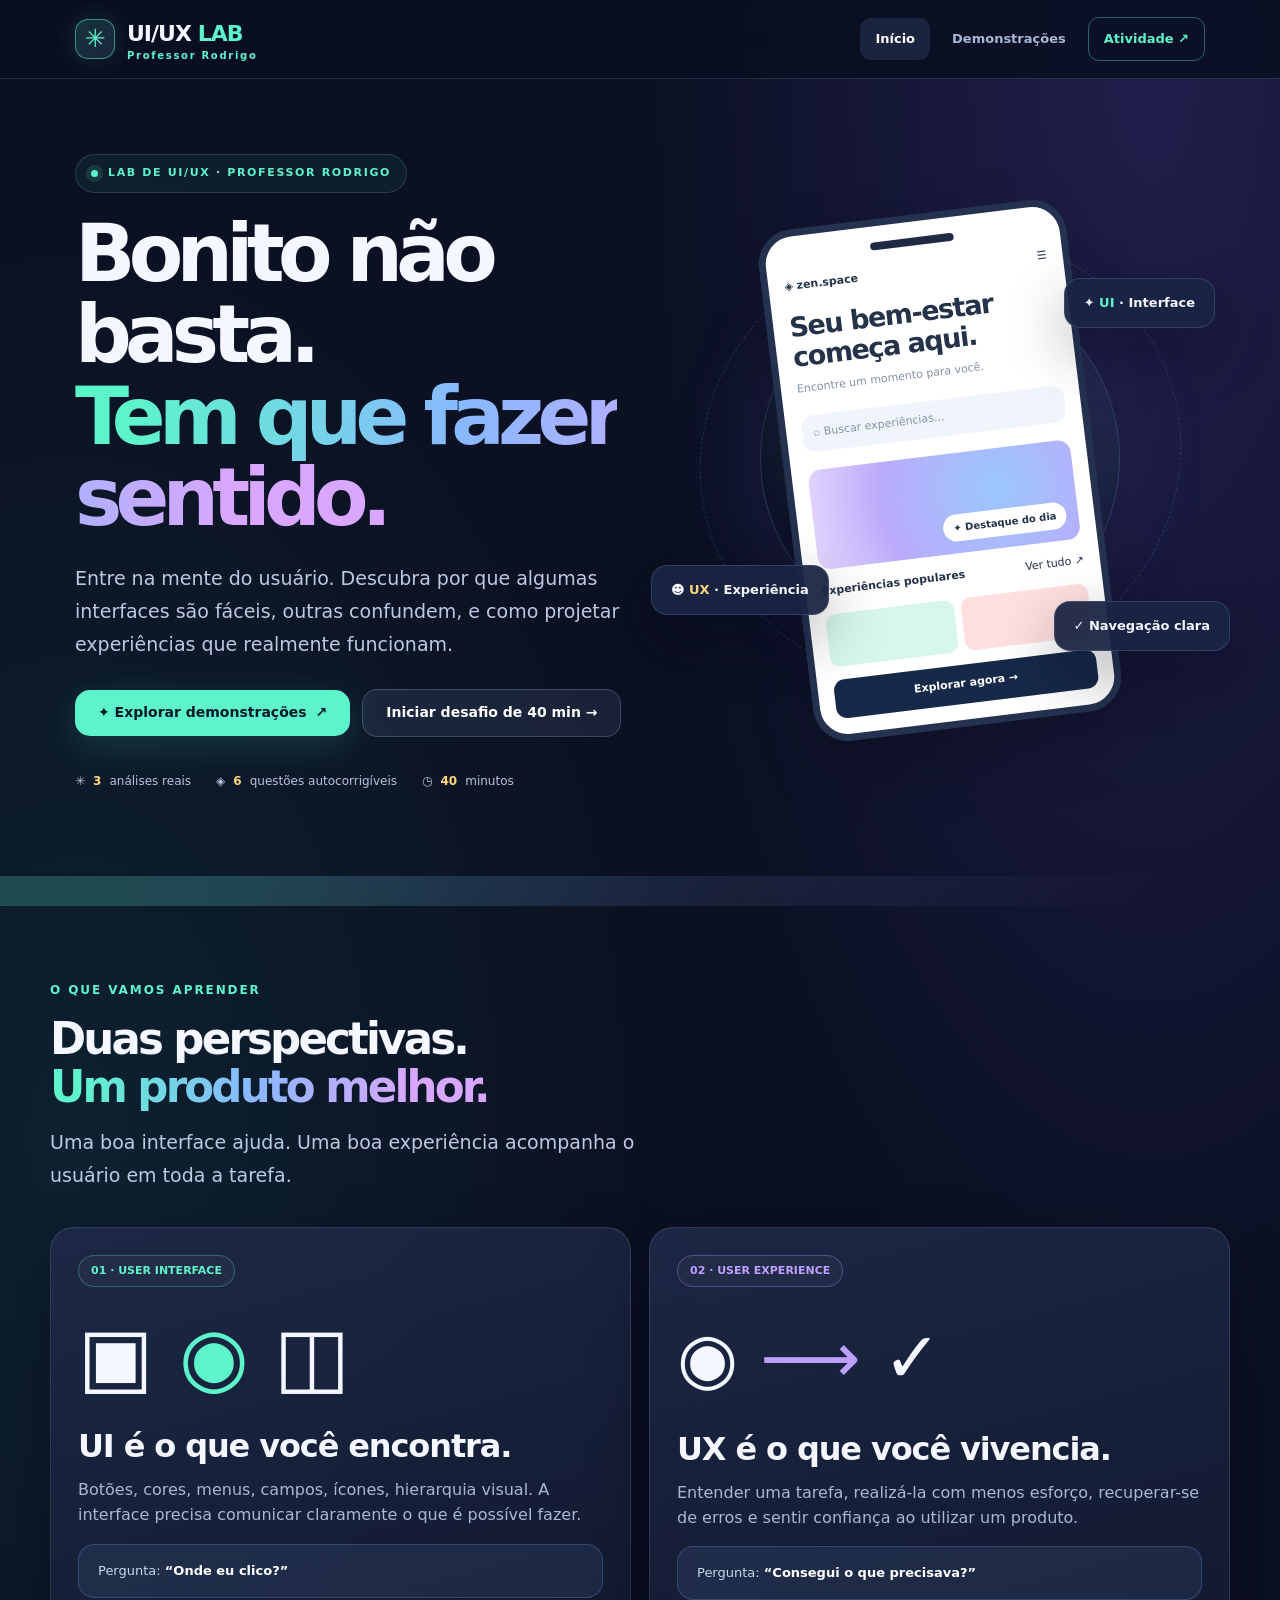
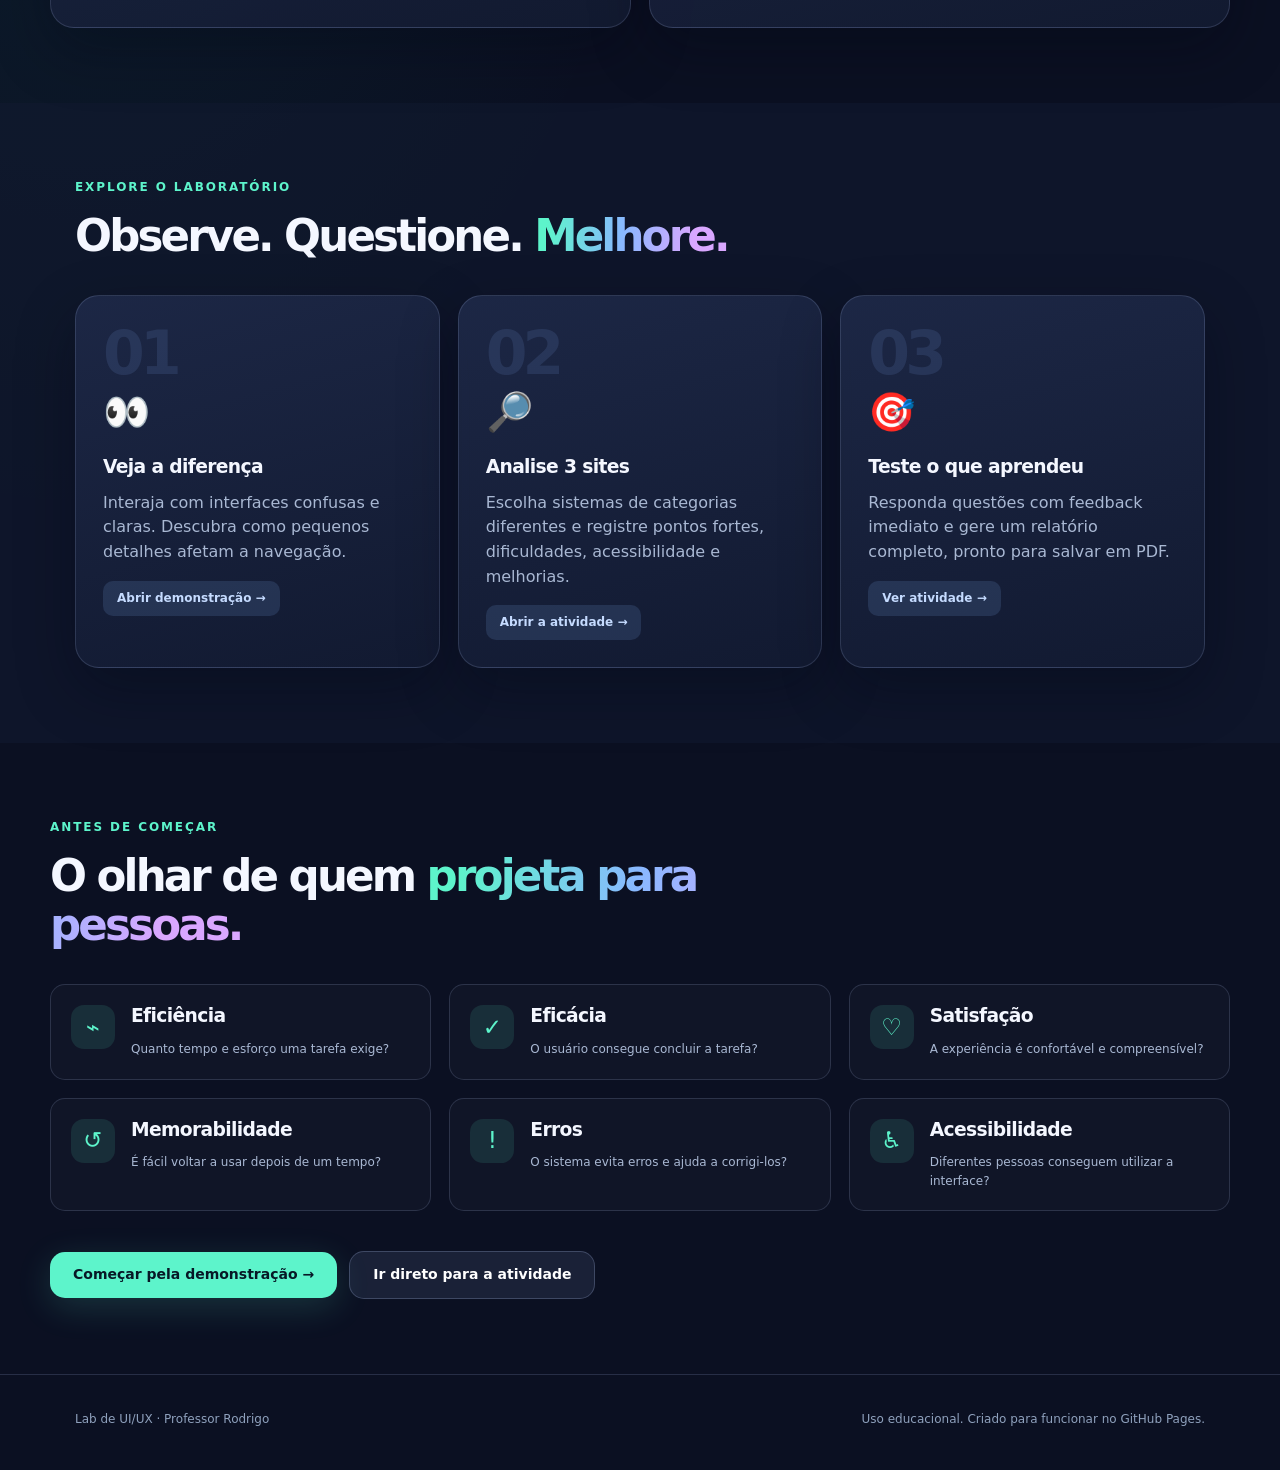
<file: index.html>
<!DOCTYPE html><html lang="pt-BR"><head><meta charset="UTF-8"><meta name="viewport" content="width=device-width, initial-scale=1"><meta name="theme-color" content="#0b1022"><meta name="description" content="Lab de UI/UX do Professor Rodrigo: demonstrações visuais, análise de interfaces e exercícios práticos de experiência do usuário."><title>Lab de UI/UX | Professor Rodrigo</title><link rel="icon" href="favicon.svg" type="image/svg+xml"><link rel="stylesheet" href="styles.css"></head><body>
<header class="topbar"><nav class="navbar wrap" aria-label="Navegação principal"><a class="brand" href="index.html"><span class="brand-mark" aria-hidden="true">✳</span><span>UI/UX<span style="color:var(--teal)"> LAB</span><small>Professor Rodrigo</small></span></a><div class="navlinks"><a href="index.html" aria-current="page">Início</a><a href="demonstracao.html">Demonstrações</a><a href="atividade.html" class="nav-cta">Atividade ↗</a></div></nav></header>
<main><section class="wrap hero"><div><div class="banner"><span class="pulse"></span> Lab de UI/UX · Professor Rodrigo</div><h1>Bonito não basta.<br><span class="grad-text">Tem que fazer sentido.</span></h1><p class="lead">Entre na mente do usuário. Descubra por que algumas interfaces são fáceis, outras confundem, e como projetar experiências que realmente funcionam.</p><div class="hero-actions"><a href="demonstracao.html" class="btn primary">✦ Explorar demonstrações <span aria-hidden="true">↗</span></a><a href="atividade.html" class="btn secondary">Iniciar desafio de 40 min →</a></div><div class="highlights"><span>✳ <b>3</b> análises reais</span><span>◈ <b>6</b> questões autocorrigíveis</span><span>◷ <b>40</b> minutos</span></div></div>
<div class="visual-globe" aria-label="Ilustração de interface de aplicativo, com elementos de design e experiência"><div class="orb"></div><div class="orbit"></div><div class="hero-ui phone"><div class="notch"></div><div class="mini-top"><span>◈ zen.space</span><span>☰</span></div><div class="mini-title">Seu bem-estar<br>começa aqui.</div><div class="mini-sub">Encontre um momento para você.</div><div class="mini-search">⌕ Buscar experiências...</div><div class="mini-color"><div class="mini-pill">✦ Destaque do dia</div></div><div class="mini-row"><b>Experiências populares</b><span>Ver tudo ↗</span></div><div style="display:grid;grid-template-columns:1fr 1fr;gap:7px"><div style="height:53px;background:#d7f7ed;border-radius:10px"></div><div style="height:53px;background:#ffdfdf;border-radius:10px"></div></div><div class="mini-btn" style="margin-top:13px">Explorar agora →</div></div><div class="floating-tag tag-one">✦ <span style="color:var(--teal)">UI</span> · Interface</div><div class="floating-tag tag-two">☻ <span style="color:var(--gold)">UX</span> · Experiência</div><div class="floating-tag tag-three">✓ Navegação clara</div></div></section>
<div class="wave-decoration"></div>
<section class="section wrap" id="conceitos"><div class="section-head"><div class="eyebrow">O que vamos aprender</div><h2>Duas perspectivas.<br><span class="grad-text">Um produto melhor.</span></h2><p class="lead">Uma boa interface ajuda. Uma boa experiência acompanha o usuário em toda a tarefa.</p></div><div class="cards2"><article class="panel pad"><div class="pill teal">01 · USER INTERFACE</div><div style="font-size:80px;line-height:1.2;margin:22px 0">▣ <span style="color:var(--teal)">◉</span> ◫</div><h3 style="font-size:32px">UI é o que você encontra.</h3><p class="muted">Botões, cores, menus, campos, ícones, hierarquia visual. A interface precisa comunicar claramente o que é possível fazer.</p><div class="note">Pergunta: <strong>“Onde eu clico?”</strong></div></article><article class="panel pad"><div class="pill purple">02 · USER EXPERIENCE</div><div style="font-size:70px;line-height:1.35;margin:24px 0">◉ <span style="color:var(--purple)">⟶</span> ✓</div><h3 style="font-size:32px">UX é o que você vivencia.</h3><p class="muted">Entender uma tarefa, realizá-la com menos esforço, recuperar-se de erros e sentir confiança ao utilizar um produto.</p><div class="note">Pergunta: <strong>“Consegui o que precisava?”</strong></div></article></div></section>
<section class="section" style="background:rgba(18,26,48,.6)"><div class="wrap"><div class="section-head"><div class="eyebrow">Explore o laboratório</div><h2>Observe. Questione. <span class="grad-text">Melhore.</span></h2></div><div class="cards3"><div class="panel pad"><div class="cardnum">01</div><span class="feature-icon">👀</span><h3>Veja a diferença</h3><p class="muted">Interaja com interfaces confusas e claras. Descubra como pequenos detalhes afetam a navegação.</p><a href="demonstracao.html" class="btn soft sm">Abrir demonstração →</a></div><div class="panel pad"><div class="cardnum">02</div><span class="feature-icon">🔎</span><h3>Analise 3 sites</h3><p class="muted">Escolha sistemas de categorias diferentes e registre pontos fortes, dificuldades, acessibilidade e melhorias.</p><a href="atividade.html" class="btn soft sm">Abrir a atividade →</a></div><div class="panel pad"><div class="cardnum">03</div><span class="feature-icon">🎯</span><h3>Teste o que aprendeu</h3><p class="muted">Responda questões com feedback imediato e gere um relatório completo, pronto para salvar em PDF.</p><a href="atividade.html#quiz" class="btn soft sm">Ver atividade →</a></div></div></div></section>
<section class="section wrap"><div class="section-head"><div class="eyebrow">Antes de começar</div><h2>O olhar de quem <span class="grad-text">projeta para pessoas.</span></h2></div><div class="cards3"><div class="criterion"><div class="ci">⌁</div><div><h3>Eficiência</h3><p>Quanto tempo e esforço uma tarefa exige?</p></div></div><div class="criterion"><div class="ci">✓</div><div><h3>Eficácia</h3><p>O usuário consegue concluir a tarefa?</p></div></div><div class="criterion"><div class="ci">♡</div><div><h3>Satisfação</h3><p>A experiência é confortável e compreensível?</p></div></div><div class="criterion"><div class="ci">↺</div><div><h3>Memorabilidade</h3><p>É fácil voltar a usar depois de um tempo?</p></div></div><div class="criterion"><div class="ci">!</div><div><h3>Erros</h3><p>O sistema evita erros e ajuda a corrigi-los?</p></div></div><div class="criterion"><div class="ci">♿</div><div><h3>Acessibilidade</h3><p>Diferentes pessoas conseguem utilizar a interface?</p></div></div></div><div class="hero-actions" style="margin-top:40px"><a class="btn primary" href="demonstracao.html">Começar pela demonstração →</a><a class="btn secondary" href="atividade.html">Ir direto para a atividade</a></div></section></main>
<footer class="footer"><div class="wrap footer-grid"><span>Lab de UI/UX · Professor Rodrigo</span><span>Uso educacional. Criado para funcionar no GitHub Pages.</span></div></footer><script src="app.js" defer></script></body></html>
</file>
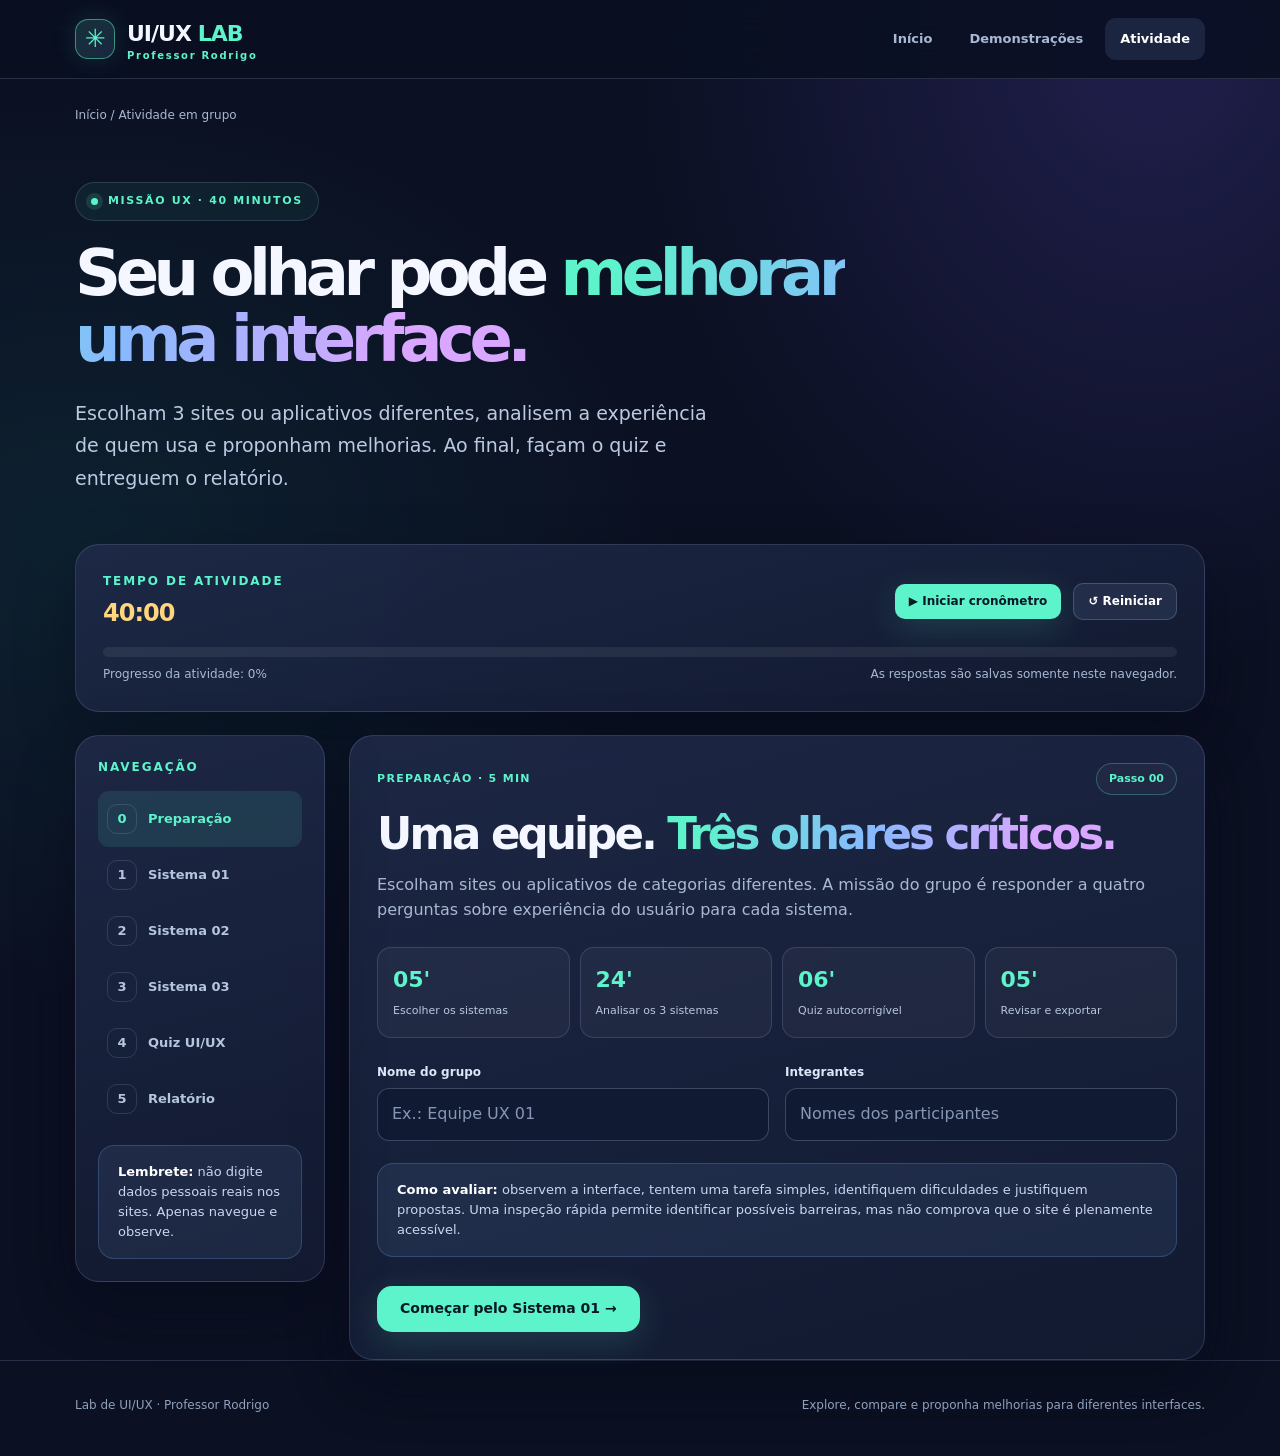
<file: atividade.html>
<!DOCTYPE html><html lang="pt-BR"><head><meta charset="UTF-8"><meta name="viewport" content="width=device-width, initial-scale=1"><meta name="theme-color" content="#0b1022"><meta name="description" content="Atividade de 40 minutos: avaliação de UI/UX de três sites e questões com autocorreção."><title>Desafio Interativo | Lab de UI/UX · Professor Rodrigo</title><link rel="icon" href="favicon.svg" type="image/svg+xml"><link rel="stylesheet" href="styles.css"></head><body data-page="activity">
<header class="topbar no-print"><nav class="navbar wrap" aria-label="Navegação principal"><a class="brand" href="index.html"><span class="brand-mark" aria-hidden="true">✳</span><span>UI/UX<span style="color:var(--teal)"> LAB</span><small>Professor Rodrigo</small></span></a><div class="navlinks"><a href="index.html">Início</a><a href="demonstracao.html">Demonstrações</a><a href="atividade.html" aria-current="page">Atividade</a></div></nav></header>
<main class="wrap no-print"><div class="breadcrumb">Início / Atividade em grupo</div><section class="page-hero"><div class="banner"><span class="pulse"></span> Missão UX · 40 minutos</div><h1>Seu olhar pode <span class="grad-text">melhorar uma interface.</span></h1><p class="lead">Escolham 3 sites ou aplicativos diferentes, analisem a experiência de quem usa e proponham melhorias. Ao final, façam o quiz e entreguem o relatório.</p></section>
<div class="panel pad" style="margin-bottom:23px"><div class="work-head"><div><div class="eyebrow" style="margin-bottom:5px">Tempo de atividade</div><div class="timer" id="countdown" aria-live="off">40:00</div></div><div class="btn-row" style="margin:0"><button class="btn primary sm" type="button" id="startTimer">▶ Iniciar cronômetro</button><button class="btn secondary sm" type="button" id="resetTimer">↺ Reiniciar</button></div></div><div style="margin:15px 0 8px" class="progress-shell"><div class="progress-fill" id="overallProgress"></div></div><div class="work-head"><span class="mini" id="overallProgressText">Progresso da atividade: 0%</span><span class="mini">As respostas são salvas somente neste navegador.</span></div></div>
<div class="activity-grid"><aside class="panel sidebar"><div class="eyebrow">Navegação</div><div id="stepLinks"><button type="button" data-step="0" class="side-step active"><span class="step-index">0</span> Preparação</button><button type="button" data-step="1" class="side-step"><span class="step-index">1</span> Sistema 01</button><button type="button" data-step="2" class="side-step"><span class="step-index">2</span> Sistema 02</button><button type="button" data-step="3" class="side-step"><span class="step-index">3</span> Sistema 03</button><button type="button" data-step="4" class="side-step"><span class="step-index">4</span> Quiz UI/UX</button><button type="button" data-step="5" class="side-step"><span class="step-index">5</span> Relatório</button></div><div class="note" style="margin-top:18px"><strong>Lembrete:</strong> não digite dados pessoais reais nos sites. Apenas navegue e observe.</div></aside>
<div><section class="panel pad activity-screen active" data-screen="0"><div class="site-top"><span class="eyecard">Preparação · 5 min</span><span class="pill teal">Passo 00</span></div><h2>Uma equipe. <span class="grad-text">Três olhares críticos.</span></h2><p class="muted">Escolham sites ou aplicativos de categorias diferentes. A missão do grupo é responder a quatro perguntas sobre experiência do usuário para cada sistema.</p><div class="timeline" style="margin:25px 0"><div class="time-cell"><b>05'</b><span>Escolher os sistemas</span></div><div class="time-cell"><b>24'</b><span>Analisar os 3 sistemas</span></div><div class="time-cell"><b>06'</b><span>Quiz autocorrigível</span></div><div class="time-cell"><b>05'</b><span>Revisar e exportar</span></div></div><div class="fieldrow"><div class="field"><label for="groupName">Nome do grupo</label><input id="groupName" data-save="groupName" maxlength="80" placeholder="Ex.: Equipe UX 01"></div><div class="field"><label for="members">Integrantes</label><input id="members" data-save="members" maxlength="300" placeholder="Nomes dos participantes"></div></div><div class="note" style="margin-top:22px"><strong>Como avaliar:</strong> observem a interface, tentem uma tarefa simples, identifiquem dificuldades e justifiquem propostas. Uma inspeção rápida permite identificar possíveis barreiras, mas não comprova que o site é plenamente acessível.</div><div class="btn-row"><button class="btn primary" type="button" data-next="1">Começar pelo Sistema 01 →</button></div></section>
<section class="panel pad activity-screen" data-screen="1" id="site1"></section><section class="panel pad activity-screen" data-screen="2" id="site2"></section><section class="panel pad activity-screen" data-screen="3" id="site3"></section>
<section class="panel pad activity-screen" data-screen="4" id="quiz"><div class="site-top"><span class="eyecard">Desafio de conhecimento · 6 min</span><span class="pill purple">06 questões</span></div><h2>Agora prove que <span class="grad-text">entendeu UI e UX.</span></h2><p class="muted">Marque a alternativa correta. Você recebe feedback e uma explicação a cada resposta. É uma revisão formativa, sem nota oficial.</p><div class="progress-shell" style="margin:23px 0"><div class="progress-fill" id="quizBar"></div></div><div class="work-head"><span class="pill" id="quizPos">Questão 1 de 6</span><span class="pill teal" id="quizScore">0 pontos</span></div><h3 id="quizQuestion" style="font-size:26px;margin:23px 0"></h3><div id="quizAnswers"></div><div id="quizFeedback" aria-live="polite"></div><div class="btn-row"><button class="btn primary hidden" type="button" id="nextQuiz">Próxima questão →</button><button class="btn secondary" type="button" data-next="5">Ver relatório →</button></div></section>
<section class="panel pad activity-screen" data-screen="5" id="reportScreen"><div class="site-top"><span class="eyecard">Entrega · 5 min</span><span class="pill teal">Missão concluída?</span></div><h2>Transforme observação <span class="grad-text">em proposta.</span></h2><p class="muted">Revise o que o grupo registrou e gere um relatório. É possível salvar diretamente como PDF pela opção de impressão do navegador.</p><div class="results-grid" style="margin:24px 0"><div class="result-stat"><strong id="resultSites">0/3</strong><small>Análises completas</small></div><div class="result-stat"><strong id="resultQuiz">0/6</strong><small>Acertos no quiz</small></div><div class="result-stat"><strong id="resultProgress">0%</strong><small>Progresso geral</small></div></div><div id="reportWarnings" class="warn-note"></div><div class="insight" style="margin-top:22px"><div><h3>O que deve aparecer no relatório?</h3><p class="mini">Nome e endereço de cada sistema, pontos positivos, dificuldades, acessibilidade e sugestões de melhoria.</p></div><div><h3>Como entregar?</h3><p class="mini">Salve em PDF e envie ao docente pelo canal combinado. Também é possível baixar uma cópia em TXT.</p></div></div><div class="btn-row"><button type="button" id="downloadTxt" class="btn secondary">↓ Baixar relatório TXT</button><button type="button" id="printReport" class="btn primary">▤ Imprimir / salvar em PDF</button></div><div class="btn-row"><button type="button" data-next="1" class="btn soft sm">← Revisar análises</button><button type="button" data-next="4" class="btn soft sm">Revisar quiz</button><button type="button" id="clearActivity" class="btn danger sm">Apagar respostas deste navegador</button></div><div class="note" style="margin-top:25px"><strong>Privacidade:</strong> o site não utiliza servidor, login ou banco de dados. Tudo o que for digitado fica salvo localmente no dispositivo até que os dados do navegador sejam apagados ou você use a opção acima. Ao usar computador compartilhado, apague os dados depois de exportar.</div></section></div></div></main>
<div class="print-report" id="printContent"></div><div class="toast" id="toast" role="status"></div><footer class="footer no-print"><div class="wrap footer-grid"><span>Lab de UI/UX · Professor Rodrigo</span><span>Explore, compare e proponha melhorias para diferentes interfaces.</span></div></footer><script src="app.js" defer></script></body></html>
</file>
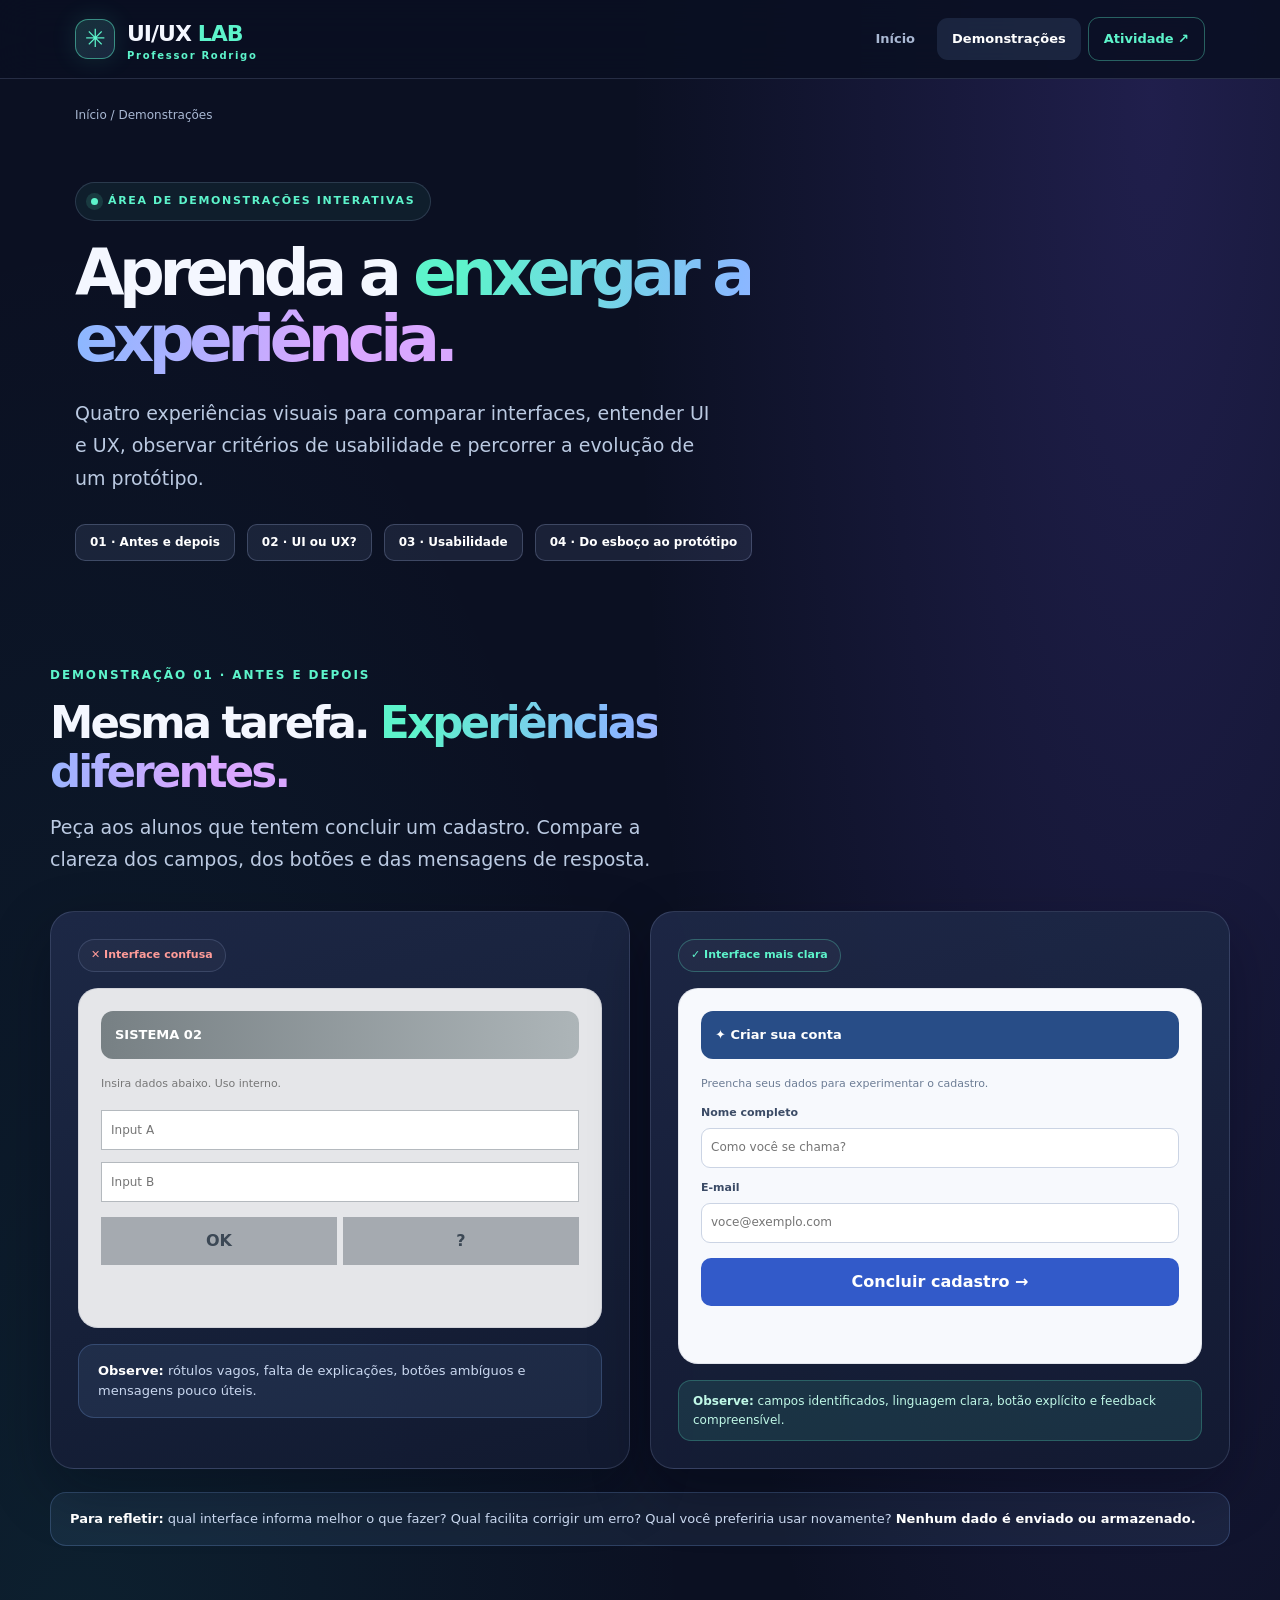
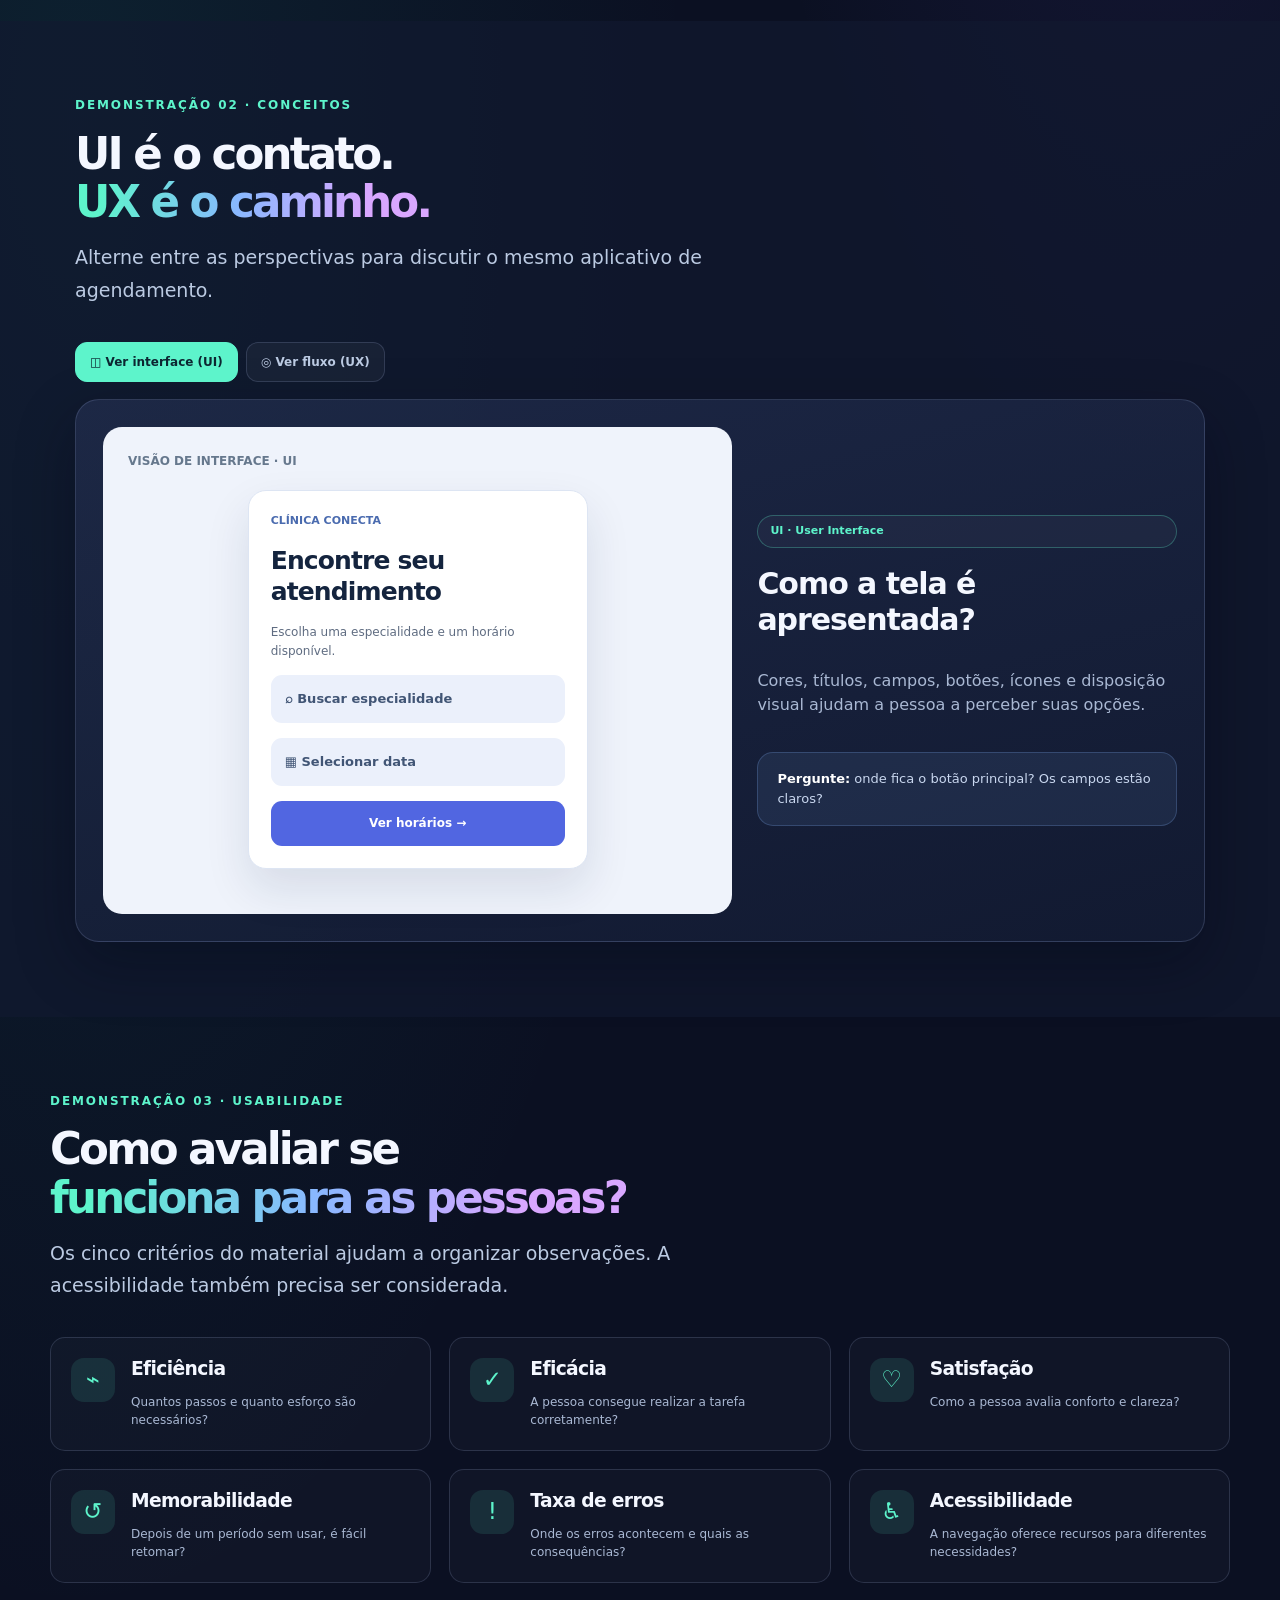
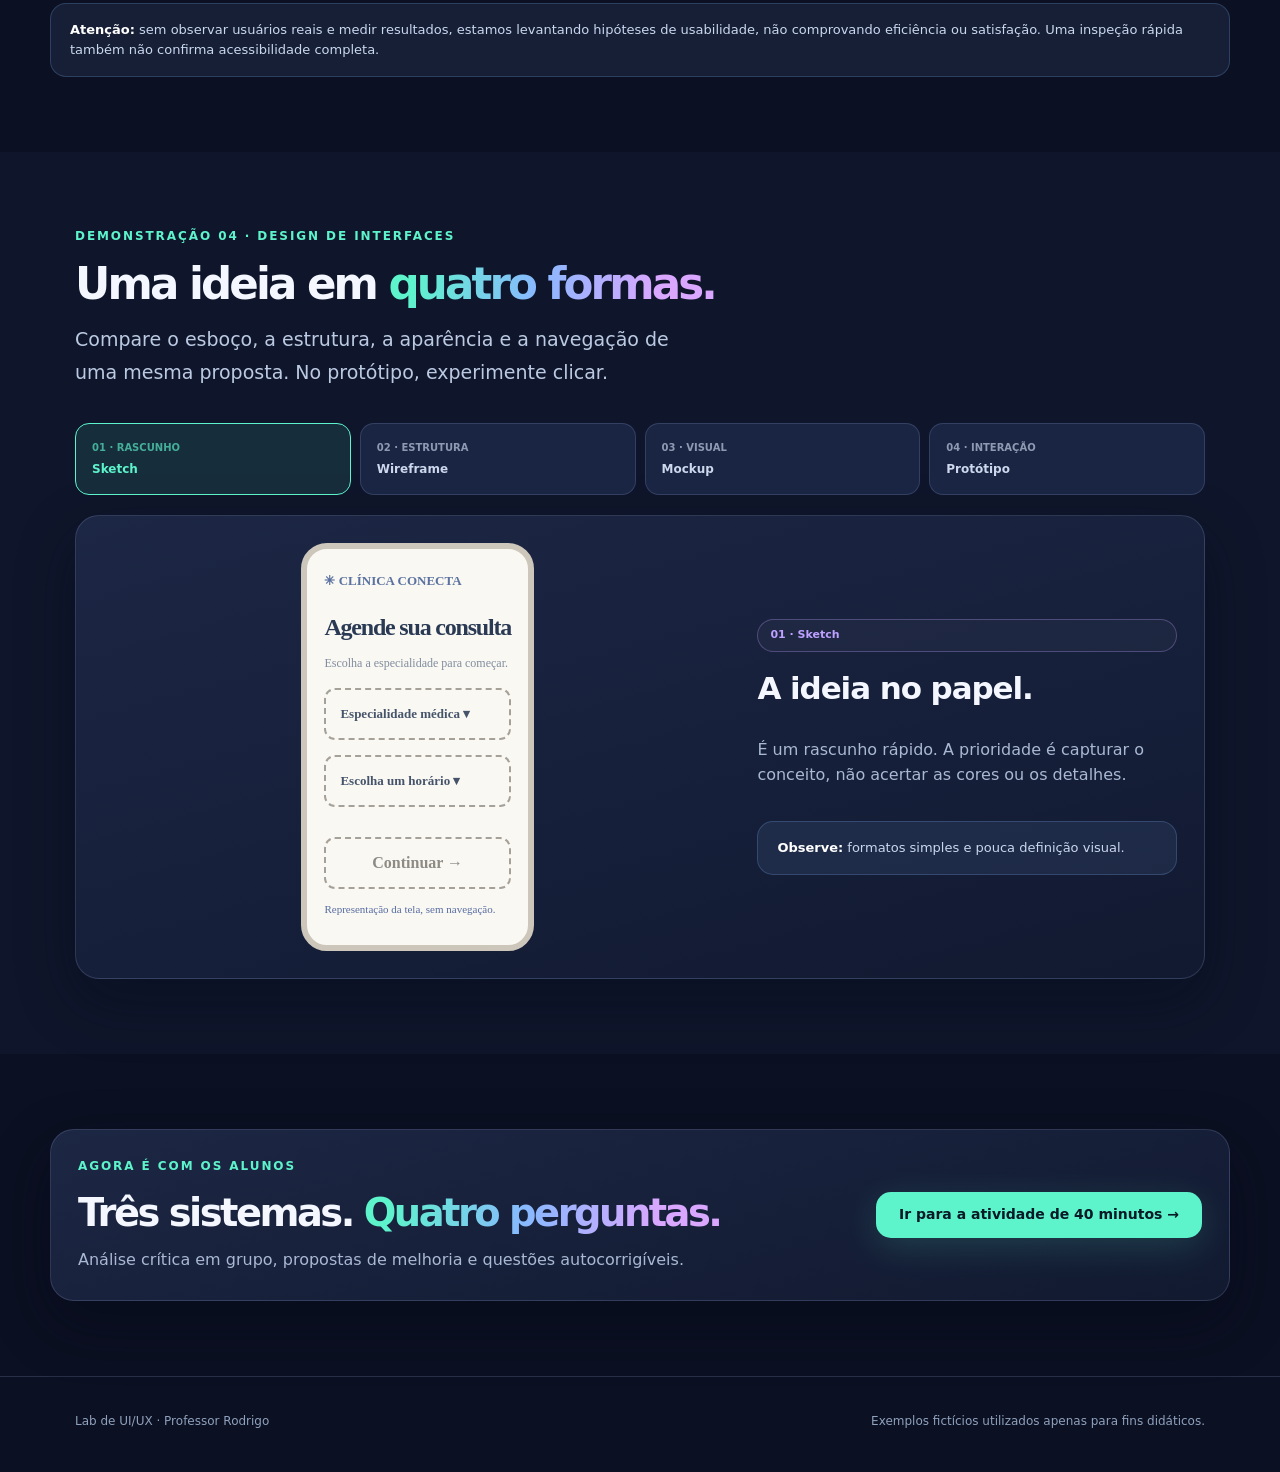
<file: demonstracao.html>
<!DOCTYPE html><html lang="pt-BR"><head><meta charset="UTF-8"><meta name="viewport" content="width=device-width, initial-scale=1"><meta name="theme-color" content="#0b1022"><title>Demonstrações | Lab de UI/UX · Professor Rodrigo</title><link rel="icon" href="favicon.svg" type="image/svg+xml"><link rel="stylesheet" href="styles.css"></head><body data-page="demo">
<header class="topbar"><nav class="navbar wrap" aria-label="Navegação principal"><a class="brand" href="index.html"><span class="brand-mark" aria-hidden="true">✳</span><span>UI/UX<span style="color:var(--teal)"> LAB</span><small>Professor Rodrigo</small></span></a><div class="navlinks"><a href="index.html">Início</a><a href="demonstracao.html" aria-current="page">Demonstrações</a><a href="atividade.html" class="nav-cta">Atividade ↗</a></div></nav></header>
<main><div class="wrap"><div class="breadcrumb">Início / Demonstrações</div><section class="page-hero"><div class="banner"><span class="pulse"></span> Área de demonstrações interativas</div><h1>Aprenda a <span class="grad-text">enxergar a experiência.</span></h1><p class="lead">Quatro experiências visuais para comparar interfaces, entender UI e UX, observar critérios de usabilidade e percorrer a evolução de um protótipo.</p><div class="btn-row"><a class="btn secondary sm" href="#comparacao">01 · Antes e depois</a><a class="btn secondary sm" href="#uiux">02 · UI ou UX?</a><a class="btn secondary sm" href="#criterios">03 · Usabilidade</a><a class="btn secondary sm" href="#prototipo">04 · Do esboço ao protótipo</a></div></section></div>
<section class="section wrap" id="comparacao"><div class="section-head"><div class="eyebrow">Demonstração 01 · Antes e depois</div><h2>Mesma tarefa. <span class="grad-text">Experiências diferentes.</span></h2><p class="lead">Peça aos alunos que tentem concluir um cadastro. Compare a clareza dos campos, dos botões e das mensagens de resposta.</p></div><div class="splitshow"><div class="panel pad"><div class="pill" style="color:var(--red)">✕ Interface confusa</div><div class="showcard bad" style="margin-top:16px"><div class="show-header">SISTEMA 02</div><div style="font-size:11px;color:#777">Insira dados abaixo. Uso interno.</div><input aria-label="Campo A do exemplo confuso" id="badName" placeholder="Input A" style="margin-top:17px"><input aria-label="Campo B do exemplo confuso" id="badEmail" placeholder="Input B" style="margin-top:12px"><div style="display:flex;gap:6px"><button id="badSubmit" type="button">OK</button><button type="button" id="badReset">?</button></div><div class="response" id="badResponse" aria-live="polite"></div></div><div class="note" style="margin-top:16px"><strong>Observe:</strong> rótulos vagos, falta de explicações, botões ambíguos e mensagens pouco úteis.</div></div><div class="panel pad"><div class="pill teal">✓ Interface mais clara</div><div class="showcard" style="margin-top:16px"><div class="show-header">✦ Criar sua conta</div><div style="font-size:11px;color:#6d7d95">Preencha seus dados para experimentar o cadastro.</div><label for="goodName">Nome completo</label><input id="goodName" autocomplete="off" placeholder="Como você se chama?"><label for="goodEmail">E-mail</label><input id="goodEmail" type="email" autocomplete="off" placeholder="voce@exemplo.com"><button type="button" id="goodSubmit">Concluir cadastro →</button><div class="response" id="goodResponse" aria-live="polite"></div></div><div class="success-note" style="margin-top:16px"><strong>Observe:</strong> campos identificados, linguagem clara, botão explícito e feedback compreensível.</div></div></div><div class="note" style="margin-top:23px"><strong>Para refletir:</strong> qual interface informa melhor o que fazer? Qual facilita corrigir um erro? Qual você preferiria usar novamente? <strong>Nenhum dado é enviado ou armazenado.</strong></div></section>
<section class="section" id="uiux" style="background:rgba(18,26,48,.65)"><div class="wrap"><div class="section-head"><div class="eyebrow">Demonstração 02 · Conceitos</div><h2>UI é o contato.<br><span class="grad-text">UX é o caminho.</span></h2><p class="lead">Alterne entre as perspectivas para discutir o mesmo aplicativo de agendamento.</p></div><div class="toggle-tabs" role="tablist" aria-label="Escolha a perspectiva"><button type="button" class="active" role="tab" aria-selected="true" data-view="ui">◫ Ver interface (UI)</button><button type="button" role="tab" aria-selected="false" data-view="ux">◎ Ver fluxo (UX)</button></div><div class="panel pad" style="margin-top:17px"><div class="demo-grid"><div class="lightbox" id="uiuxVisual"><div class="mini" style="color:#66788d;font-weight:850">VISÃO DE INTERFACE · UI</div><div style="max-width:340px;margin:20px auto;background:#fff;border:1px solid #dde5f3;border-radius:18px;padding:22px;box-shadow:0 20px 45px rgba(16,36,73,.11)"><div style="color:#4a6baf;font-size:11px;font-weight:850">CLÍNICA CONECTA</div><h3 style="font-size:25px;margin:16px 0">Encontre seu atendimento</h3><p style="font-size:12px">Escolha uma especialidade e um horário disponível.</p><div class="proto-box">⌕ Buscar especialidade</div><div class="proto-box">▦ Selecionar data</div><div style="background:#5166e1;color:white;text-align:center;font-size:12px;border-radius:11px;padding:13px;font-weight:850">Ver horários →</div></div></div><div style="display:flex;flex-direction:column;justify-content:center;gap:18px"><span class="pill teal" id="uiuxPill">UI · User Interface</span><h3 style="font-size:30px" id="uiuxTitle">Como a tela é apresentada?</h3><p class="muted" id="uiuxText">Cores, títulos, campos, botões, ícones e disposição visual ajudam a pessoa a perceber suas opções.</p><div class="note" id="uiuxQuestion"><strong>Pergunte:</strong> onde fica o botão principal? Os campos estão claros?</div></div></div></div></div></section>
<section class="section wrap" id="criterios"><div class="section-head"><div class="eyebrow">Demonstração 03 · Usabilidade</div><h2>Como avaliar se<br><span class="grad-text">funciona para as pessoas?</span></h2><p class="lead">Os cinco critérios do material ajudam a organizar observações. A acessibilidade também precisa ser considerada.</p></div><div class="cards3"><div class="criterion"><div class="ci">⌁</div><div><h3>Eficiência</h3><p>Quantos passos e quanto esforço são necessários?</p></div></div><div class="criterion"><div class="ci">✓</div><div><h3>Eficácia</h3><p>A pessoa consegue realizar a tarefa corretamente?</p></div></div><div class="criterion"><div class="ci">♡</div><div><h3>Satisfação</h3><p>Como a pessoa avalia conforto e clareza?</p></div></div><div class="criterion"><div class="ci">↺</div><div><h3>Memorabilidade</h3><p>Depois de um período sem usar, é fácil retomar?</p></div></div><div class="criterion"><div class="ci">!</div><div><h3>Taxa de erros</h3><p>Onde os erros acontecem e quais as consequências?</p></div></div><div class="criterion"><div class="ci">♿</div><div><h3>Acessibilidade</h3><p>A navegação oferece recursos para diferentes necessidades?</p></div></div></div><div class="note" style="margin-top:20px"><strong>Atenção:</strong> sem observar usuários reais e medir resultados, estamos levantando hipóteses de usabilidade, não comprovando eficiência ou satisfação. Uma inspeção rápida também não confirma acessibilidade completa.</div></section>
<section class="section" id="prototipo" style="background:rgba(18,26,48,.65)"><div class="wrap"><div class="section-head"><div class="eyebrow">Demonstração 04 · Design de interfaces</div><h2>Uma ideia em <span class="grad-text">quatro formas.</span></h2><p class="lead">Compare o esboço, a estrutura, a aparência e a navegação de uma mesma proposta. No protótipo, experimente clicar.</p></div><div class="step-rail" role="tablist" aria-label="Etapas do design"><button type="button" role="tab" aria-selected="true" class="active" data-proto="sketch"><span>01 · RASCUNHO</span>Sketch</button><button type="button" role="tab" aria-selected="false" data-proto="wireframe"><span>02 · ESTRUTURA</span>Wireframe</button><button type="button" role="tab" aria-selected="false" data-proto="mockup"><span>03 · VISUAL</span>Mockup</button><button type="button" role="tab" aria-selected="false" data-proto="proto"><span>04 · INTERAÇÃO</span>Protótipo</button></div><div class="panel pad"><div class="demo-grid"><div class="mobile-figure"><div class="prototype sketch" id="protoPhone"><div style="font-weight:900;font-size:13px;color:#5272b4">✳ CLÍNICA CONECTA</div><h3 id="protoTitle" style="font-size:24px;letter-spacing:-.05em;margin-top:22px;color:#253b60">Agende sua consulta</h3><p id="protoDesc" style="font-size:12px;color:#7c8da6">Escolha a especialidade para começar.</p><div class="proto-box" id="protoOne">Especialidade médica ▾</div><div class="proto-box" id="protoTwo">Escolha um horário ▾</div><button type="button" class="proto-cta" id="protoAction">Continuar →</button><div id="protoResponse" style="min-height:22px;font-size:11px;color:#4e6cb9;margin-top:12px" aria-live="polite"></div></div></div><div style="display:flex;flex-direction:column;justify-content:center;gap:18px"><span class="pill purple" id="protoPill">01 · Sketch</span><h3 id="protoHeading" style="font-size:31px">A ideia no papel.</h3><p id="protoExplainer" class="muted">É um rascunho rápido. A prioridade é capturar o conceito, não acertar as cores ou os detalhes.</p><div class="note" id="protoTip"><strong>Observe:</strong> formatos simples e pouca definição visual.</div></div></div></div></div></section>
<section class="section wrap"><div class="panel pad" style="display:flex;align-items:center;justify-content:space-between;gap:25px;flex-wrap:wrap"><div><div class="eyebrow">Agora é com os alunos</div><h2 style="font-size:clamp(26px,3vw,41px)">Três sistemas. <span class="grad-text">Quatro perguntas.</span></h2><p class="muted" style="margin-bottom:0">Análise crítica em grupo, propostas de melhoria e questões autocorrigíveis.</p></div><a href="atividade.html" class="btn primary">Ir para a atividade de 40 minutos →</a></div></section></main>
<footer class="footer"><div class="wrap footer-grid"><span>Lab de UI/UX · Professor Rodrigo</span><span>Exemplos fictícios utilizados apenas para fins didáticos.</span></div></footer><script src="app.js" defer></script></body></html>
</file>
<file: styles.css>
:root{--bg:#0b1022;--bg2:#111a32;--panel:#18213b;--panel2:#202b49;--ink:#f4f7ff;--muted:#a9b8d3;--outline:rgba(186,205,255,.16);--teal:#5df4cb;--blue:#89b8ff;--purple:#bda0ff;--pink:#ff9ec4;--gold:#ffd67d;--red:#ff9c99;--white:#fff;--radius:24px;--shadow:0 22px 60px rgba(1,6,20,.32)}*{box-sizing:border-box}html{scroll-behavior:smooth}body{margin:0;background:radial-gradient(ellipse at 90% 2%,rgba(107,83,225,.22),transparent 32%),radial-gradient(ellipse at 6% 37%,rgba(28,179,166,.10),transparent 36%),var(--bg);color:var(--ink);font-family:Inter,ui-sans-serif,system-ui,-apple-system,'Segoe UI',Arial,sans-serif;line-height:1.54;-webkit-font-smoothing:antialiased}a{color:inherit;text-decoration:none}button,input,textarea,select{font:inherit}button{cursor:pointer}a:focus-visible,button:focus-visible,input:focus-visible,textarea:focus-visible,select:focus-visible{outline:3px solid var(--gold);outline-offset:3px}button:disabled{cursor:not-allowed;opacity:.5}::selection{background:var(--teal);color:#091323}.wrap{max-width:1180px;padding:0 25px;margin:auto}.topbar{position:sticky;top:0;z-index:50;background:rgba(10,16,34,.87);backdrop-filter:blur(20px);border-bottom:1px solid var(--outline)}.navbar{display:flex;align-items:center;justify-content:space-between;min-height:78px;gap:20px}.brand{display:flex;align-items:center;gap:12px;font-weight:850;letter-spacing:-.045em;font-size:22px}.brand-mark{display:grid;place-items:center;width:40px;height:40px;border:1px solid rgba(93,244,203,.5);border-radius:13px;background:linear-gradient(140deg,rgba(93,244,203,.16),rgba(137,184,255,.14));box-shadow:0 0 27px rgba(93,244,203,.12);color:var(--teal);font-size:25px}.brand small{font-size:10px;letter-spacing:.17em;color:var(--teal);display:block;line-height:1.1}.navlinks{display:flex;gap:7px;align-items:center}.navlinks a{font-size:13px;color:var(--muted);font-weight:700;padding:11px 15px;border-radius:11px}.navlinks a:hover,.navlinks a[aria-current=page]{background:rgba(137,184,255,.12);color:#fff}.nav-cta{border:1px solid rgba(93,244,203,.36)!important;color:var(--teal)!important}.banner{margin:28px 0 0;padding:10px 15px;border:1px solid var(--outline);display:inline-flex;border-radius:100px;gap:10px;align-items:center;font-size:11px;font-weight:850;letter-spacing:.15em;color:var(--teal);text-transform:uppercase;background:rgba(93,244,203,.06)}.pulse{width:7px;height:7px;border-radius:50%;background:var(--teal);box-shadow:0 0 0 5px rgba(93,244,203,.13)}h1,h2,h3,p{margin-top:0}h1{font-size:clamp(46px,6.2vw,90px);letter-spacing:-.085em;line-height:1.025;margin:20px 0 24px;font-weight:900}h2{font-size:clamp(29px,3.4vw,48px);letter-spacing:-.065em;line-height:1.12;margin-bottom:14px}h3{letter-spacing:-.035em;margin-bottom:12px;line-height:1.22}.grad-text{background:linear-gradient(96deg,#5df4cb 7%,#89b8ff 46%,#d9a7ff 82%);-webkit-background-clip:text;background-clip:text;color:transparent}.lead{color:#bbcae2;font-size:clamp(16px,1.5vw,19px);max-width:640px;line-height:1.72}.hero{display:grid;grid-template-columns:1fr .94fr;gap:38px;align-items:center;padding-top:47px;padding-bottom:86px;min-height:610px}.hero-actions,.btn-row{display:flex;gap:12px;flex-wrap:wrap;align-items:center;margin-top:29px}.btn{display:inline-flex;align-items:center;justify-content:center;gap:9px;border:0;border-radius:15px;padding:14px 23px;font-size:14px;font-weight:850;transition:transform .2s,background .2s;line-height:1.25}.btn:hover{transform:translateY(-2px)}.btn.primary{background:var(--teal);color:#071826;box-shadow:0 9px 35px rgba(93,244,203,.16)}.btn.secondary{background:rgba(166,185,238,.10);color:#fff;border:1px solid rgba(189,209,255,.22)}.btn.soft{background:rgba(137,184,255,.14);color:#c5dbff}.btn.gold{background:var(--gold);color:#191827}.btn.danger{color:#ffb9bc;border:1px solid rgba(255,156,153,.35);background:rgba(255,156,153,.07)}.btn.sm{padding:10px 14px;border-radius:10px;font-size:12px}.eyebrow{font-weight:850;letter-spacing:.16em;color:var(--teal);text-transform:uppercase;font-size:12px;margin-bottom:15px}.mini{font-size:12px;color:var(--muted)}.muted{color:var(--muted)}.section{padding:75px 0}.section-head{max-width:750px;margin-bottom:35px}.cards3{display:grid;grid-template-columns:repeat(3,minmax(0,1fr));gap:18px}.cards2{display:grid;grid-template-columns:repeat(2,minmax(0,1fr));gap:18px}.panel{border:1px solid var(--outline);border-radius:var(--radius);background:linear-gradient(165deg,rgba(31,42,73,.88),rgba(19,27,50,.88));box-shadow:var(--shadow)}.pad{padding:27px}.eyecard{font-size:11px;font-weight:850;letter-spacing:.12em;color:var(--teal);text-transform:uppercase}.cardnum{font-size:60px;font-weight:900;letter-spacing:-.08em;line-height:1;color:rgba(137,184,255,.12)}.visual-globe{position:relative;height:490px;display:grid;place-items:center;isolation:isolate}.orb{position:absolute;width:360px;height:360px;border-radius:50%;border:1px solid rgba(137,184,255,.2);background:radial-gradient(circle at 60% 35%,rgba(160,119,255,.25),rgba(93,244,203,.055) 55%,transparent 70%);box-shadow:0 0 100px rgba(143,116,255,.12);transform:rotate(-15deg)}.orbit{position:absolute;inset:22px;border:1px dashed rgba(145,175,237,.18);border-radius:50%;transform:rotate(-18deg)}.hero-ui{width:310px;position:relative;transform:rotate(-7deg);z-index:2;box-shadow:0 40px 90px rgba(0,0,0,.4);animation:floaty 6s ease-in-out infinite}.phone{border:7px solid #243250;border-radius:35px;background:#fff;color:#24324a;padding:16px;box-shadow:0 28px 65px rgba(0,0,0,.2)}.phone .notch{width:84px;height:8px;background:#202a45;border-radius:100px;margin:0 auto 18px}.mini-top{display:flex;justify-content:space-between;align-items:center;font-size:11px;font-weight:800}.mini-title{font-size:27px;font-weight:900;letter-spacing:-.05em;line-height:1.1;margin:17px 0 10px}.mini-sub{font-size:11px;color:#8290a5}.mini-search{border-radius:12px;padding:10px 11px;background:#f0f4fb;font-size:11px;color:#8392a8;margin:18px 0}.mini-color{height:100px;border-radius:13px;background:radial-gradient(circle at 70% 40%,#9ac7ff,#bbabfa 60%,#e5d7ff);display:flex;justify-content:end;align-items:end;padding:12px}.mini-pill{font-size:10px;font-weight:850;background:#fff;border-radius:30px;padding:6px 10px}.mini-row{display:flex;justify-content:space-between;font-size:11px;margin:14px 0}.mini-btn{background:#162948;color:#fff;padding:11px;text-align:center;font-size:11px;border-radius:11px;font-weight:800}.floating-tag{position:absolute;z-index:3;border:1px solid var(--outline);background:rgba(26,37,67,.94);padding:14px 19px;border-radius:16px;font-size:13px;font-weight:800;box-shadow:var(--shadow)}.tag-one{right:-10px;top:65px;animation:floaty 5s 1s ease-in-out infinite}.tag-two{left:-25px;bottom:88px;animation:floaty 6s 2s ease-in-out infinite}.tag-three{right:-25px;bottom:52px;animation:floaty 6s .3s ease-in-out infinite}@keyframes floaty{0%,100%{transform:translateY(0) rotate(-3deg)}50%{transform:translateY(-12px) rotate(-3deg)}}.hero-ui{animation:floatphone 7s ease-in-out infinite}@keyframes floatphone{0%,100%{transform:translateY(0) rotate(-7deg)}50%{transform:translateY(-14px) rotate(-7deg)}}.accentline{display:inline-block;width:28px;height:3px;border-radius:3px;background:var(--teal);vertical-align:middle;margin-right:9px}.highlights{display:flex;gap:25px;flex-wrap:wrap;margin-top:35px;font-size:12px;color:#b7c4dc}.highlights span{display:flex;gap:8px;align-items:center}.highlights b{color:var(--gold)}.pill{display:inline-flex;gap:7px;align-items:center;border:1px solid var(--outline);border-radius:100px;padding:7px 12px;font-size:11px;color:#c8d6ee;font-weight:760;background:rgba(255,255,255,.03)}.pill.teal{border-color:rgba(93,244,203,.28);color:var(--teal)}.pill.purple{border-color:rgba(189,160,255,.3);color:var(--purple)}.cols{display:grid;grid-template-columns:repeat(2,1fr);gap:22px}.feature-icon{font-size:38px;margin-bottom:14px;display:block}.splitshow{display:grid;grid-template-columns:1fr 1fr;gap:20px}.showcard{padding:23px;background:#f7f9fd;color:#1f2c42;border-radius:20px;min-height:340px;box-shadow:inset 0 0 0 1px rgba(14,31,65,.09)}.showcard.bad{background:#e5e6e9}.bad .show-header{background:linear-gradient(90deg,#778084,#adb5b8);color:#fff}.show-header{border-radius:12px;padding:14px;font-size:13px;font-weight:850;background:#284d87;color:#fff;margin-bottom:17px}.showcard label{display:block;font-weight:800;font-size:11px;margin:12px 0 6px;color:#3b4b66}.showcard input,.showcard select{border:1px solid #cbd4e4;background:white;color:#18334f;min-height:40px;width:100%;border-radius:9px;padding:9px;font-size:12px}.showcard.bad input{border-radius:0;border-color:#b4b9be;background:#fff}.showcard.bad button{background:#a5aab0;color:#3c4855;border-radius:0}.showcard button{border:0;background:#325ac9;color:white;font-weight:850;border-radius:10px;padding:12px;width:100%;margin-top:15px}.showcard .response{min-height:25px;margin-top:10px;font-size:12px;font-weight:750;color:#247a60}.showcard.bad .response{color:#9b4847}.toggle-tabs{display:flex;flex-wrap:wrap;gap:8px}.toggle-tabs button,.tabchip{padding:10px 14px;border-radius:12px;border:1px solid var(--outline);color:#bbcae2;background:rgba(255,255,255,.04);font-weight:800;font-size:12px}.toggle-tabs button.active,.tabchip.active{background:var(--teal);border-color:var(--teal);color:#0c2631}.lightbox{background:#eff3fb;color:#20304a;padding:25px;border-radius:19px}.lightbox h3{color:#14243e}.lightbox p{color:#5f6c81}.section-kicker{color:var(--teal);font-size:12px;letter-spacing:.16em;font-weight:900;text-transform:uppercase}.demo-grid{display:grid;grid-template-columns:1.2fr .8fr;gap:25px;align-items:stretch}.note{background:rgba(137,184,255,.09);border:1px solid rgba(137,184,255,.22);border-radius:16px;padding:16px 19px;color:#c9d7ef;font-size:13px}.note strong{color:white}.success-note{background:rgba(93,244,203,.1);border:1px solid rgba(93,244,203,.24);border-radius:13px;padding:11px 14px;font-size:12px;color:#c0f8e7}.warn-note{background:rgba(255,214,125,.09);border:1px solid rgba(255,214,125,.24);border-radius:13px;padding:11px 14px;font-size:12px;color:#ffebc0}.step-rail{display:flex;gap:9px;flex-wrap:wrap;margin:20px 0}.step-rail button{flex:1;min-width:130px;text-align:left;padding:16px;border-radius:14px;background:#1a2544;border:1px solid var(--outline);color:#cdd8ed;font-size:12px;font-weight:850}.step-rail button.active{border-color:var(--teal);background:rgba(93,244,203,.10);color:var(--teal)}.step-rail span{display:block;font-size:10px;opacity:.65;margin-bottom:4px}.prototype{max-width:330px;margin:0 auto;min-height:360px;background:#f4f7fc;border-radius:26px;border:6px solid #3c4660;padding:22px 17px;color:#1a3045}.prototype.sketch{background:#faf8f0;font-family:'Comic Sans MS',cursive;border-color:#d0c7b5;filter:grayscale(.3)}.prototype.wireframe{background:#fafafa;border-color:#777}.prototype.mockup,.prototype.proto{background:#fff}.proto-box{padding:14px;margin:15px 0;background:#ebf0fb;border-radius:11px;color:#415575;font-size:13px;font-weight:750}.prototype.sketch .proto-box{border:2px dashed #a8a194;background:transparent}.prototype.wireframe .proto-box{border:2px solid #a1a1a1;border-radius:0;background:#e1e1e1;color:#777}.prototype .proto-cta{width:100%;padding:12px;border:0;border-radius:11px;background:#5a64d7;color:white;font-weight:800;margin-top:15px}.prototype.sketch .proto-cta{border:2px dashed #a8a194;background:transparent;color:#8f8b81}.prototype.wireframe .proto-cta{background:#777;border-radius:0}.prototype.mockup .proto-cta{opacity:.7;cursor:default}.mobile-figure{display:flex;justify-content:center;align-items:center}.criterion{padding:20px;display:flex;gap:16px;align-items:flex-start;border:1px solid var(--outline);border-radius:15px;background:rgba(255,255,255,.025)}.criterion .ci{width:44px;height:44px;border-radius:13px;display:grid;place-items:center;background:rgba(93,244,203,.11);color:var(--teal);font-size:23px;flex:none}.criterion p{font-size:12px;color:var(--muted);margin:6px 0 0}.breadcrumb{color:var(--muted);font-size:12px;margin-top:27px}.page-hero{padding:30px 0 30px}.page-hero h1{font-size:clamp(38px,5vw,65px);max-width:870px}.progress-shell{background:rgba(255,255,255,.065);height:10px;border-radius:30px;overflow:hidden}.progress-fill{height:100%;width:0%;border-radius:30px;background:linear-gradient(90deg,var(--teal),var(--blue),var(--purple));transition:width .5s}.work-head{display:flex;justify-content:space-between;gap:20px;align-items:center;flex-wrap:wrap}.timer{font-weight:900;font-size:24px;letter-spacing:-.04em;font-variant-numeric:tabular-nums;color:var(--gold)}.timer.low{color:var(--red)}.activity-grid{display:grid;grid-template-columns:250px 1fr;gap:24px;align-items:start}.sidebar{position:sticky;top:105px;padding:22px}.side-step{display:flex;align-items:center;gap:11px;width:100%;background:none;color:#b5c5de;border:0;text-align:left;padding:13px 9px;border-radius:11px;font-weight:750;font-size:13px}.side-step.active{background:rgba(93,244,203,.1);color:var(--teal)}.side-step.done{color:#aaf6dc}.step-index{width:30px;height:30px;border:1px solid var(--outline);display:grid;place-items:center;border-radius:10px;flex:none}.side-step.done .step-index{background:rgba(93,244,203,.15);color:var(--teal);border-color:rgba(93,244,203,.3)}.field{display:flex;flex-direction:column;gap:7px}.field label{color:#dde7f8;font-size:12px;font-weight:780}.field input,.field textarea,.field select{width:100%;border:1px solid rgba(180,201,238,.25);border-radius:12px;background:#101a32;color:white;padding:13px 14px;outline:none}.field textarea{min-height:95px;resize:vertical}.field input:focus,.field textarea:focus,.field select:focus{border-color:var(--teal);box-shadow:0 0 0 3px rgba(93,244,203,.09)}.field input::placeholder,.field textarea::placeholder{color:#8796b4}.field select option{background:#141d36}.field small{font-size:11px;color:var(--muted)}.fieldrow{display:grid;grid-template-columns:1fr 1fr;gap:16px}.formgrid{display:grid;grid-template-columns:1fr 1fr;gap:17px}.activity-screen{display:none}.activity-screen.active{display:block;animation:appear .28s ease-out}@keyframes appear{from{opacity:.1;transform:translateY(8px)}to{opacity:1;transform:translateY(0)}}.timeline{display:grid;grid-template-columns:repeat(4,1fr);gap:10px}.time-cell{background:rgba(255,255,255,.04);border:1px solid var(--outline);padding:15px;border-radius:14px}.time-cell b{font-size:22px;color:var(--teal);display:block}.time-cell span{font-size:11px;color:#b8c7df}.site-top{display:flex;align-items:center;justify-content:space-between;gap:14px;margin-bottom:15px;flex-wrap:wrap}.site-ordinal{font-size:12px;letter-spacing:.13em;color:var(--teal);font-weight:900}.site-avatar{height:58px;width:58px;border-radius:18px;background:linear-gradient(140deg,#89b8ff,#bda0ff);color:#13172d;display:grid;place-items:center;font-size:28px;box-shadow:0 12px 33px rgba(137,184,255,.13)}.site-avatar.gov{background:linear-gradient(140deg,#5df4cb,#a8ffd9)}.site-avatar.media{background:linear-gradient(140deg,#ff9ec4,#ffd67d)}.site-questions{display:grid;grid-template-columns:1fr 1fr;gap:17px}.site-questions .field textarea{min-height:126px}.field-top{display:flex;align-items:center;justify-content:space-between;gap:8px}.field-top label{flex:1}.chip{display:inline-flex;align-items:center;gap:6px;padding:6px 9px;border-radius:8px;font-size:10px;font-weight:900;background:rgba(93,244,203,.12);color:var(--teal)}.chip.warn{background:rgba(255,214,125,.11);color:var(--gold)}.scoregrid{display:grid;grid-template-columns:repeat(5,1fr);gap:9px}.scoreitem{background:rgba(255,255,255,.04);border:1px solid var(--outline);border-radius:14px;padding:14px 9px;text-align:center}.scoreitem label{display:block;font-size:10px;color:#b8c9e5;font-weight:850;min-height:29px}.scoreitem input[type=range]{width:100%;accent-color:var(--teal)}.scoreitem output{font-weight:900;font-size:20px;color:#fff}.helper-links{display:flex;flex-wrap:wrap;gap:8px;margin:12px 0 0}.helper-links button{background:rgba(137,184,255,.1);border:1px solid var(--outline);border-radius:8px;color:#c4d8f9;padding:7px 11px;font-size:11px;font-weight:800}.checkrow{display:flex;flex-wrap:wrap;gap:14px;font-size:11px;color:#bcd0e8;margin-top:12px}.checkrow label{display:flex;align-items:center;gap:7px;cursor:pointer}.checkrow input{accent-color:var(--teal);width:15px;height:15px}.insight{display:grid;grid-template-columns:1fr 1fr;gap:14px}.insight>div{padding:15px;border:1px solid var(--outline);border-radius:15px;background:rgba(255,255,255,.025)}.quiz-option{width:100%;display:block;text-align:left;padding:17px;border-radius:14px;background:rgba(255,255,255,.04);color:#e3eafa;border:1px solid var(--outline);margin-bottom:9px;font-weight:740}.quiz-option:hover{background:rgba(137,184,255,.11)}.quiz-option.selected{border-color:var(--teal);background:rgba(93,244,203,.12)}.quiz-option.correct{border-color:var(--teal)}.quiz-option.wrong{border-color:var(--red)}.quiz-explanation{border-radius:13px;background:rgba(93,244,203,.08);color:#c8f3e9;padding:13px 16px;font-size:13px;margin-top:14px}.results-grid{display:grid;grid-template-columns:repeat(3,1fr);gap:13px}.result-stat{border:1px solid var(--outline);background:rgba(255,255,255,.035);border-radius:16px;padding:21px;text-align:center}.result-stat strong{font-size:35px;letter-spacing:-.07em;display:block;color:var(--teal)}.result-stat small{color:var(--muted);font-size:11px}.print-report{display:none}.footer{padding:35px 0 42px;color:#8fa1bd;border-top:1px solid var(--outline);font-size:12px}.footer-grid{display:flex;justify-content:space-between;flex-wrap:wrap;gap:12px}.footer a{color:#bfdbf8}.sr-only{position:absolute;width:1px;height:1px;padding:0;margin:-1px;overflow:hidden;clip:rect(0,0,0,0);white-space:nowrap;border:0}.wave-decoration{width:100%;height:30px;background:linear-gradient(90deg,var(--teal),var(--blue),var(--purple));mask-image:linear-gradient(135deg,#000 20%,transparent 90%);opacity:.22}.toast{position:fixed;bottom:25px;right:25px;padding:14px 20px;background:#d3fae9;color:#0e4739;z-index:100;font-weight:800;font-size:13px;border-radius:13px;box-shadow:0 18px 55px rgba(0,0,0,.45);display:none}.toast.show{display:block;animation:appear .2s ease-out}.hidden{display:none!important}
@media(max-width:900px){.hero{grid-template-columns:1fr;gap:10px;padding-top:22px}.visual-globe{height:370px}.orb{width:300px;height:300px}.hero-ui{width:250px}.hero h1{font-size:clamp(45px,9vw,70px)}.cards3{grid-template-columns:1fr 1fr}.demo-grid,.activity-grid{grid-template-columns:1fr}.sidebar{position:relative;top:0}.activity-grid{gap:18px}.navbar{min-height:70px}.navlinks a{padding:8px;font-size:12px}}@media(max-width:630px){.wrap{padding:0 17px}.brand{font-size:17px}.brand-mark{width:35px;height:35px}.navlinks{gap:3px}.navlinks a{font-size:10px;padding:7px}.navlinks .nav-cta{display:none}.hero{padding-bottom:20px}.section{padding:48px 0}.cards3,.cards2,.cols,.splitshow,.site-questions,.fieldrow,.formgrid,.insight{grid-template-columns:1fr}.scoregrid{grid-template-columns:repeat(3,1fr)}.timeline{grid-template-columns:1fr 1fr}.results-grid{grid-template-columns:1fr 1fr}.pad{padding:18px}.visual-globe{overflow:hidden}.floating-tag{font-size:10px}.tag-two{left:0}.tag-three{right:0}.tag-one{right:2px}.phone{padding:12px}.activity-screen h2{font-size:27px}.btn{padding:12px 15px}.section-head{margin-bottom:20px}.hero-actions{margin-top:18px}.scoreitem label{font-size:9px}}
@media(prefers-reduced-motion:reduce){*,*::before,*::after{animation-duration:.01ms!important;transition-duration:.01ms!important;scroll-behavior:auto!important}}
@media print{body{background:#fff!important;color:#000!important;font-size:11pt}.topbar,.no-print,.footer,.sidebar,.activity-screen,.page-hero,.toast{display:none!important}.print-report{display:block!important;color:#111!important}.print-report h1{font-size:24pt;letter-spacing:normal}.print-report h2{font-size:17pt;letter-spacing:normal;page-break-after:avoid;margin-top:22px}.print-report h3{font-size:13pt}.print-report .report-block{border:1px solid #bbb;padding:13px;margin-bottom:15px;break-inside:avoid}.print-report p{white-space:pre-wrap}.print-report table{border-collapse:collapse;width:100%}.print-report td,.print-report th{border:1px solid #ccc;padding:6px;text-align:left}.print-report .report-info{background:#eee;padding:9px}}
</file>
